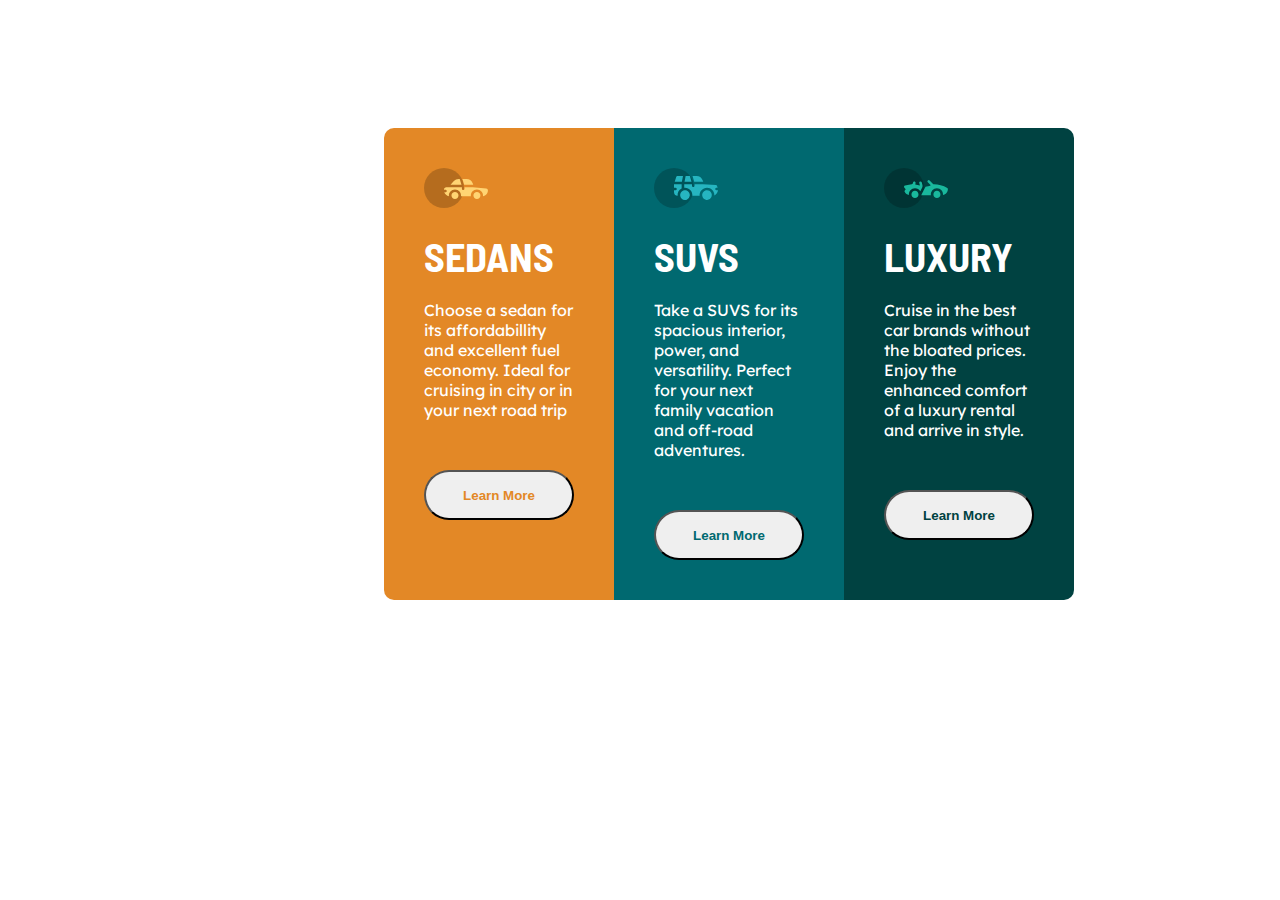
<file: 3-column-preview-card-component-main/index.html>
<!DOCTYPE html>
<html lang="en">
<head>
  <meta charset="UTF-8">
  <meta name="viewport" content="width=device-width, initial-scale=1.0"> <!-- displays site properly based on user's device -->
  <link rel="preconnect" href="https://fonts.googleapis.com">
<link rel="preconnect" href="https://fonts.gstatic.com" crossorigin>
<link href="https://fonts.googleapis.com/css2?family=Barlow+Semi+Condensed:wght@500;600&family=Karla:wght@400;700&family=Lexend+Deca:wght@400;700&display=swap" rel="stylesheet">
<link rel="preconnect" href="https://fonts.googleapis.com">
<link rel="preconnect" href="https://fonts.gstatic.com" crossorigin>
<link href="https://fonts.googleapis.com/css2?family=Barlow+Semi+Condensed:wght@500;600&family=Big+Shoulders+Display:wght@700&family=Karla:wght@400;700&family=Lexend+Deca:wght@400;700&display=swap" rel="stylesheet">  
  <link rel="icon" type="image/png" sizes="32x32" href="./images/favicon-32x32.png">
  <link rel="stylesheet" href="style.css">
  <title>3-column preview card component</title>
</head>
<body>
  <div id="main_box">
    <div id="box_orange">
      <div class="image"><img src="images/icon-sedans.svg" alt="sedan"></div>
        <h1>SEDANS</h1>
        <P>Choose a sedan for its affordabillity and excellent fuel economy.
          Ideal for cruising in city or in your next road trip
        </P>
        <button class="b1">Learn More</button>
    </div>
    <div id="box_blue">
      <div class="image"><img src="images/icon-suvs.svg" alt="suvs"></div>
        <h1>SUVS</h1>
        <P> Take a SUVS for its spacious interior, power, and versatility.
          Perfect for your next family vacation and off-road adventures.
        </P>
        <button class="b2">Learn More</button>
    </div>
    <div id="box_darkG">
      <div class="image"><img src="images/icon-luxury.svg" alt="Luxury"></div>
        <h1>LUXURY</h1>
        <P> Cruise in the best car brands without the bloated prices.
          Enjoy the enhanced comfort of a luxury rental and arrive in style.
        </P>
        <button class="b3">Learn More</button>
    </div>
  </div>
</body>
</html>
</file>
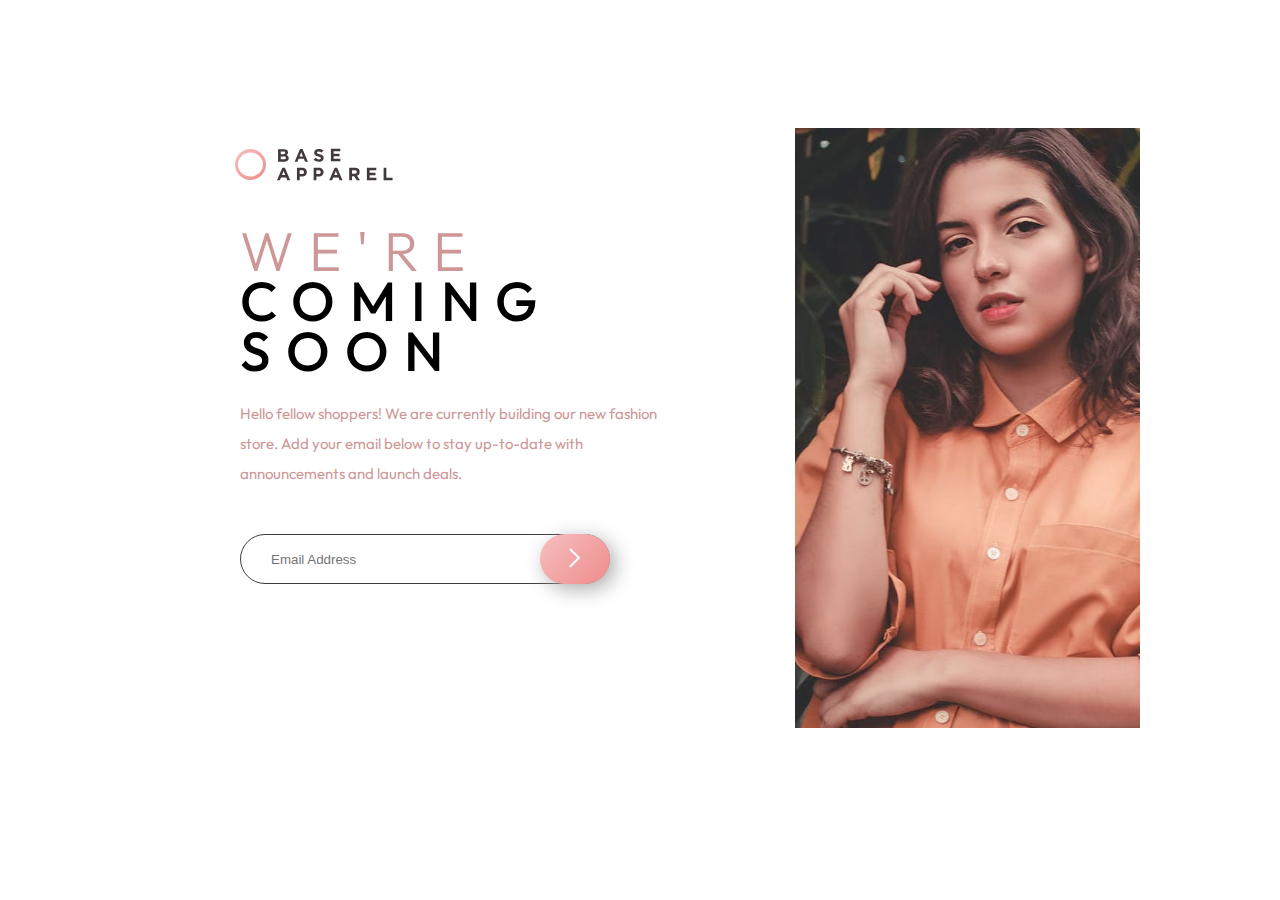
<file: base-apparel-coming-soon-master/index.html>
<!DOCTYPE html>
<html lang="en">
<head>
  <meta charset="UTF-8">
  <meta name="viewport" content="width=device-width, initial-scale=1.0"> <!-- displays site properly based on user's device -->
  <link rel="stylesheet" href="style.css">
  <link rel="icon" type="image/png" sizes="32x32" href="./images/favicon-32x32.png">
  <style> @import url('https://fonts.googleapis.com/css2?family=Barlow+Semi+Condensed:wght@500;600&family=Big+Shoulders+Display:wght@700&family=Fraunces:opsz,wght@9..144,700&family=Josefin+Sans:wght@300;400;600&family=Karla:wght@400;700&family=Lexend+Deca:wght@400;700&family=Montserrat:wght@500;700&family=Outfit:wght@300;400;600&display=swap'); </style>
  <title>Base Apparel coming soon page</title>

</head>
<body>
  
  <div id="main_box">
    <img class="logo" src="images/logo.svg" alt="logo">
    <div class="left_box">
      <h1> <span>WE'RE</span> <br> COMING <br> SOON</h1>
      <p>Hello fellow shoppers! We are currently building our new fashion store. Add your
        email below to stay up-to-date with announcements and launch deals.
      </p>
      <div class="email_input">
        <input type="text" placeholder="Email Address">
        <button><img src="images/icon-arrow.svg" alt="arrow"></button>
      </div>
    </div>
    <div class="right_box">

    </div>
  </div>
</body>
</html>

<!-- <h1 class="main_head">WE'RE</h1>
<h1 class="second_head">COMING <br> SOON</h1>
</file>
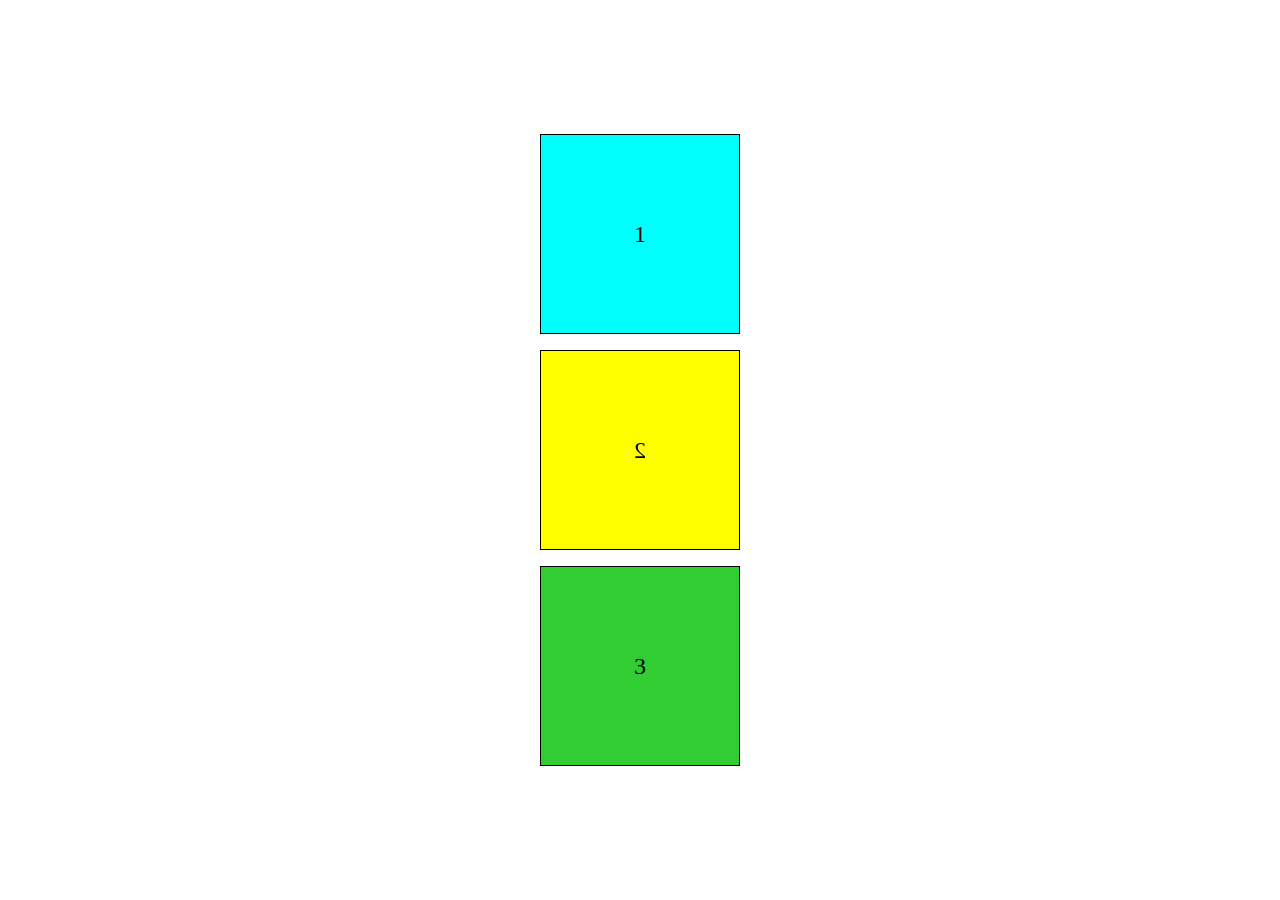
<file: CSS_learning/index.html>
<!DOCTYPE html>
<html lang="en">
<head>
    <meta charset="UTF-8">
    <link rel="stylesheet" href="style.css">
    <meta http-equiv="X-UA-Compatible" content="IE=edge">
    <meta name="viewport" content="width=device-width, initial-scale=1.0">
    <title>Document</title>
</head>
<body>
    <main>
        <div class="square">1</div>
        <div class="square">2</div>
        <div class="square animate">3</div>
    </main>
</body>
</html>
</file>
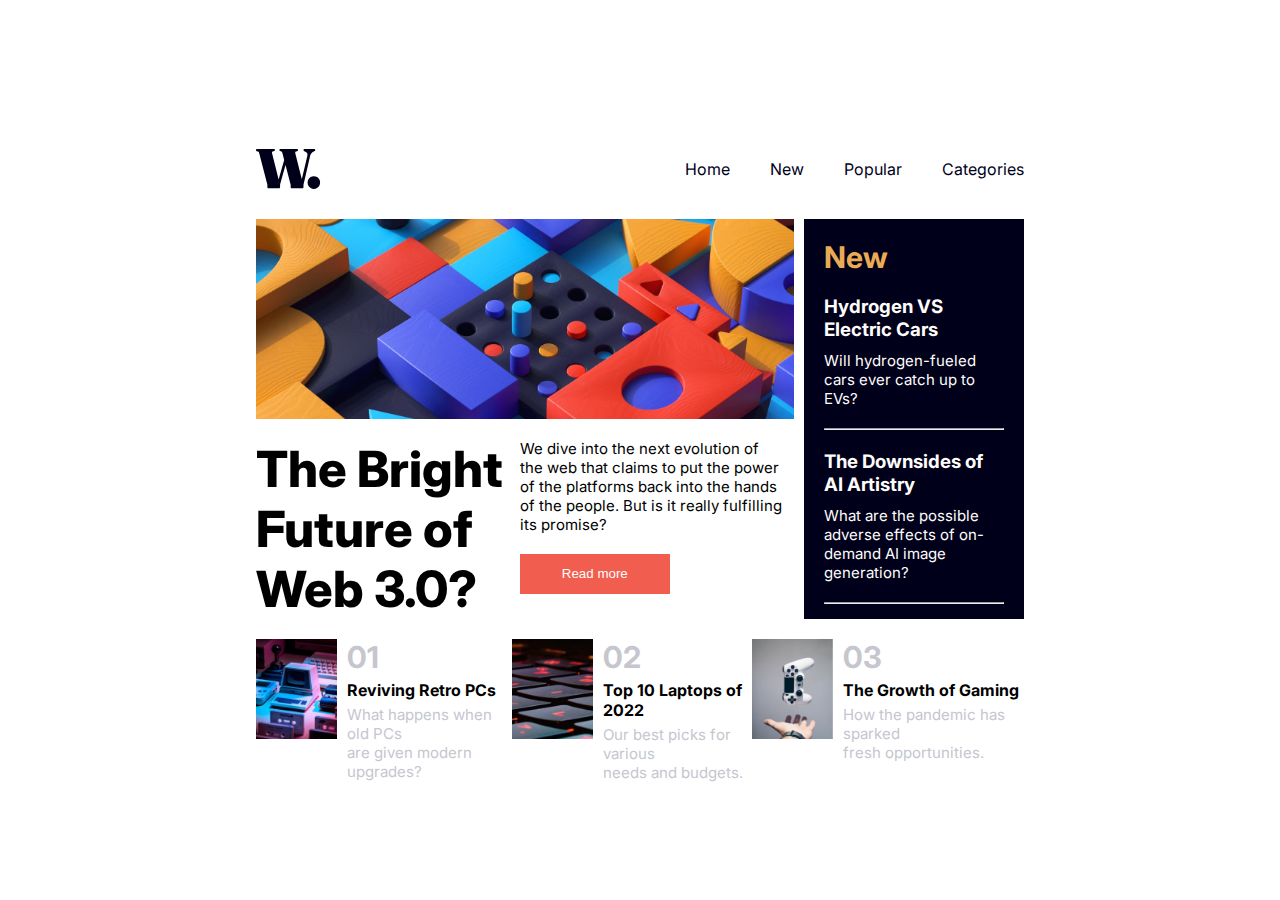
<file: news-homepage-main/index.html>
<!DOCTYPE html>
<html lang="en">
<head>
  <meta charset="UTF-8">
  <meta name="viewport" content="width=device-width, initial-scale=1.0"> <!-- displays site properly based on user's device -->
  <link rel="icon" type="image/png" sizes="32x32" href="./assets/images/favicon-32x32.png">
  <link rel="stylesheet" href="style.css">
  <title>Frontend Mentor | News homepage</title>
</head>
<body>
  <div class="main_content">

<!-- ******navigation Bar**** -->

    <div class="nav_bar">
      <img class="logo" src="assets/images/logo.svg" alt="logo">
      <nav class="nav">
        <ul class="nav_links">
          <li><a href="#">Home</a></li>
          <li><a href="#">New</a></li>
          <li><a href="#">Popular</a></li>
          <li><a href="#">Categories</a></li>
        </ul>
      </nav>
      <img onclick="controMobileMenu()" class="bars" src="assets/images/icon-menu.svg" alt="bar">
      <img onclick="controMobileMenu()" class="close" src="assets/images/icon-menu-close.svg" alt="bar">
    </div>

<!-- *******mid-section******* -->
    <div class="mid_section">
      <div class="left">
        <div class="image"></div>
        <div class="text">
          <h1>The Bright Future of Web 3.0?</h1>
          <div class="text_area">
            <p>
              We dive into the next evolution of the web that claims to put the power of the platforms back into the hands of the people. 
              But is it really fulfilling its promise?
            </p>
            <button>Read more</button>
          </div>
        </div>
      </div>
      <div class="right">
        <h2>New</h2>
        <div class="sec1">
          <h3>Hydrogen VS Electric Cars</h3>
          <p>Will hydrogen-fueled cars ever catch up to EVs?</p>
        </div>
        <hr>
        <div class="sec2">
          <h3>The Downsides of AI Artistry</h3>
          <p>What are the possible adverse effects of on-demand AI image generation?</p>
        </div>
        <hr>
        <div class="sec3">
          <h3>Hydrogen VS Electric Cars</h3>
          <p>Private funding by VC firms is down 50% YOY. We take a look at what that means.</p>
        </div>
      </div>
    </div>

<!-- *****bottom section **** -->
    <div class="bottom_section">
      <div class="pic1">
        <img src="assets/images/image-retro-pcs.jpg" alt="pcs">
        <div class="txt">
          <h2 class="h2">01</h2>
          <h4>Reviving Retro PCs</h4>
          <p>What happens when old PCs <br> are given modern upgrades?</p>
        </div>
      </div>
      <div class="pic2">
        <img src="assets/images/image-top-laptops.jpg" alt="pcs">
        <div class="txt">
          <h2 class="h2">02</h2>
          <h4>Top 10 Laptops of 2022</h4>
          <p>Our best picks for various <br> needs and budgets.</p>
        </div>
      </div>
      <div class="pic3">
        <img src="assets/images/image-gaming-growth.jpg" alt="pcs">
        <div class="txt">
          <h2 class="h2">03</h2>
          <h4>The Growth of Gaming</h4>
          <p>How the pandemic has sparked <br> fresh opportunities.</p>
        </div>
      </div>
    </div>
  </div>
</body>

<script src="script.js"></script>

</html>

  <!-- Home
  New
  Popular
  Trending
  Categories

  The Bright Future of Web 3.0?

  We dive into the next evolution of the web that claims to put the power of the platforms back into the hands of the people. 
  But is it really fulfilling its promise?

  Read more

  New 

  Hydrogen VS Electric Cars
  Will hydrogen-fueled cars ever catch up to EVs?

  The Downsides of AI Artistry
  What are the possible adverse effects of on-demand AI image generation?

  Is VC Funding Drying Up?
  Private funding by VC firms is down 50% YOY. We take a look at what that means.

  01
  Reviving Retro PCs
  What happens when old PCs are given modern upgrades?

  02
  Top 10 Laptops of 2022
  Our best picks for various needs and budgets.

  03
  The Growth of Gaming
  How the pandemic has sparked fresh opportunities.
   -->
</file>
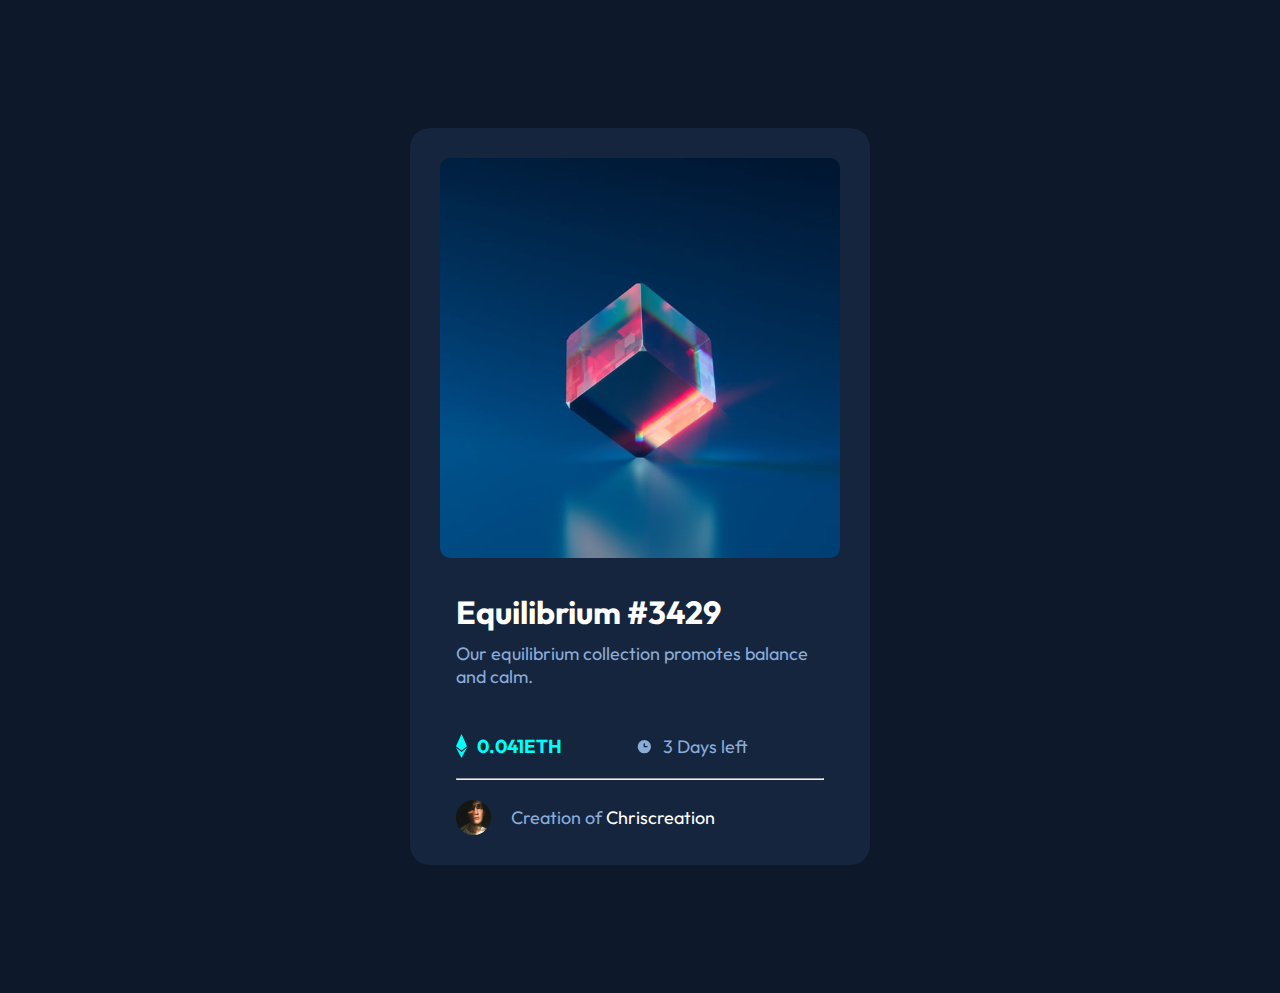
<file: nft-preview-card-component-main/index.html>
<!DOCTYPE html>
<html lang="en">
<head>
  <meta charset="UTF-8">
  <meta name="viewport" content="width=device-width, initial-scale=1.0"> <!-- displays site properly based on user's device -->

  <link rel="icon" type="image/png" sizes="32x32" href="./images/favicon-32x32.png">
  <link rel="stylesheet" href="style.css">
  <title>Frontend Mentor | NFT preview card component</title>
  <link rel="preconnect" href="https://fonts.googleapis.com">
<link rel="preconnect" href="https://fonts.gstatic.com" crossorigin>
<link href="https://fonts.googleapis.com/css2?family=Barlow+Semi+Condensed:wght@500;600&family=Big+Shoulders+Display:wght@700&family=Karla:wght@400;700&family=Lexend+Deca:wght@400;700&family=Outfit:wght@300;400;600&display=swap" rel="stylesheet"> 
  <!-- Feel free to remove these styles or customise in your own stylesheet 👍 -->
  <style>
    .attribution { font-size: 11px; text-align: center; }
    .attribution a { color: hsl(228, 45%, 44%); }
  </style>
</head>
<body>
  <div id="parent">
    <div id="main_content">
      <img class="equi" src="images/image-equilibrium.jpg" alt="equilibrium">
      <div class="text1">
        <h1>Equilibrium #3429</h1>
        <p>Our equilibrium collection promotes balance and calm.</p>
      </div>
      <div class="ethtime">
        <div class="crypto">
          <img class="eth_image" src="images/icon-ethereum.svg" alt="eth">
          <h3>0.041ETH</h3>
        </div>
        <div class="time">
          <img class="clock" src="images/icon-clock.svg" alt="clock">
          <p>3 Days left</p>
        </div>
      </div>
      <div class="line">
        <hr>
      </div>
      <div class="avatar">
        <img class="avaimage" src="images/image-avatar.png" alt="avatar">
        <p> <span>Creation of</span> Chriscreation</p>
      </div>
    </div>
  </div>
</body>
</html>
</file>
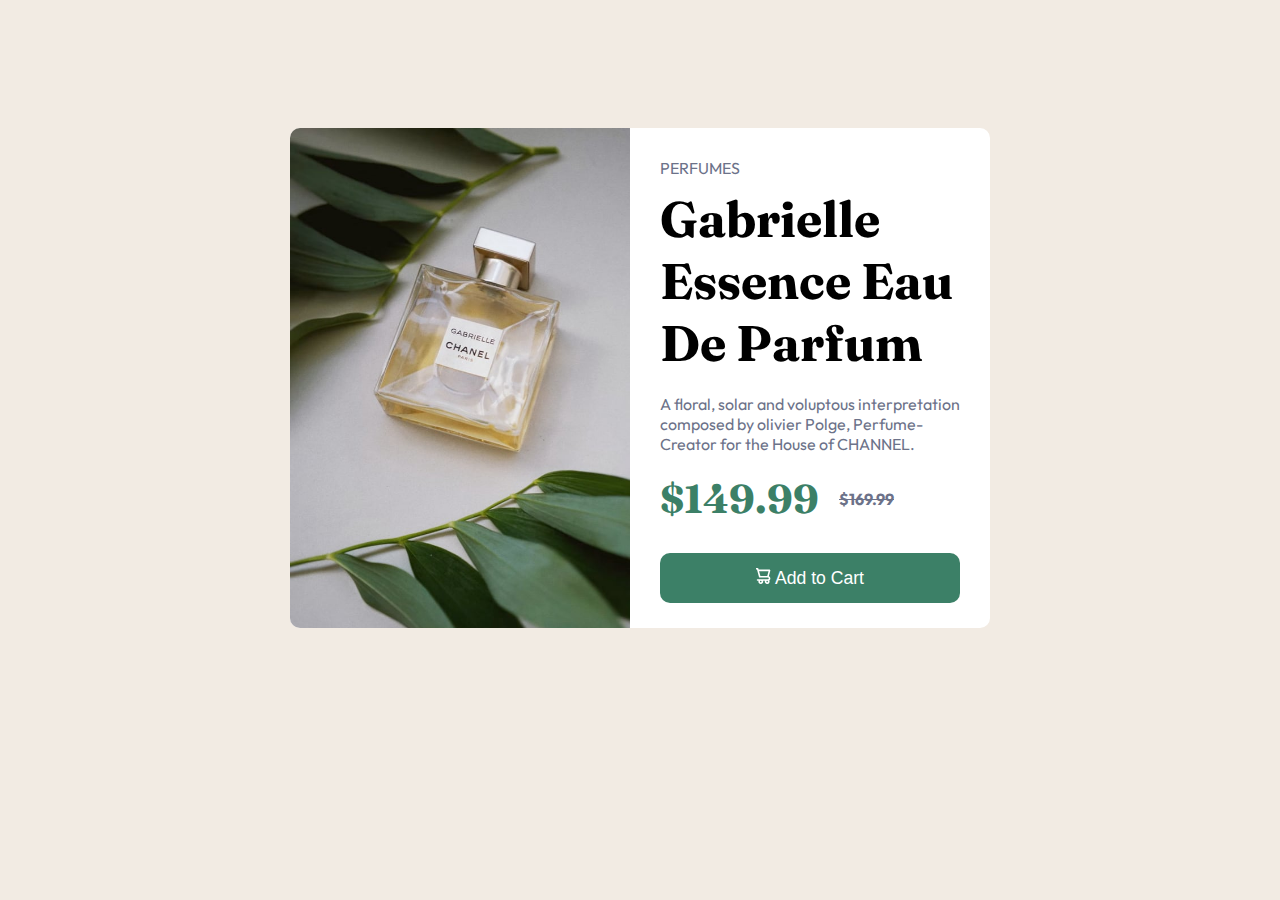
<file: product-preview-card-component-main/index.html>
<!DOCTYPE html>
<html lang="en">
<head>
  <meta charset="UTF-8">
  <meta name="viewport" content="width=device-width, initial-scale=1.0"> <!-- displays site properly based on user's device -->
  <link rel="preconnect" href="https://fonts.googleapis.com">
<link rel="preconnect" href="https://fonts.gstatic.com" crossorigin>
<link rel="preconnect" href="https://fonts.googleapis.com">
<link rel="preconnect" href="https://fonts.gstatic.com" crossorigin>
<link href="https://fonts.googleapis.com/css2?family=Barlow+Semi+Condensed:wght@500;600&family=Big+Shoulders+Display:wght@700&family=Fraunces:opsz,wght@9..144,700&family=Karla:wght@400;700&family=Lexend+Deca:wght@400;700&family=Montserrat:wght@500;700&family=Outfit:wght@300;400;600&display=swap" rel="stylesheet"> 
<link href="https://fonts.googleapis.com/css2?family=Barlow+Semi+Condensed:wght@500;600&family=Big+Shoulders+Display:wght@700&family=Karla:wght@400;700&family=Lexend+Deca:wght@400;700&family=Montserrat:wght@500;700&family=Outfit:wght@300;400;600&display=swap" rel="stylesheet"> 
  <link rel="icon" type="image/png" sizes="32x32" href="./images/favicon-32x32.png">
  <link rel="stylesheet" href="style.css">
  <title>Frontend Mentor | Product preview card component</title>
</head>
<body>
  <div id="main_box">
    <div id="box_1">
      <div id="pictures"></div>
      <div id="text_box">
        <p class="head_p">PERFUMES</p>
        <h1>Gabrielle Essence Eau De Parfum</h1>
        <p class="body_p">A floral, solar and voluptous interpretation composed by olivier Polge,
          Perfume-Creator for the House of CHANNEL. 
        </p>
        <div class="price">
          <h2>$149.99</h2>
          <h4>$169.99</h4>
        </div>
        <button>
          <img class="cart" src="images/icon-cart.svg" alt="Cart">
          Add to Cart
        </button> 
      </div>  
    </div>
  </div>
</body>
</html>
</file>
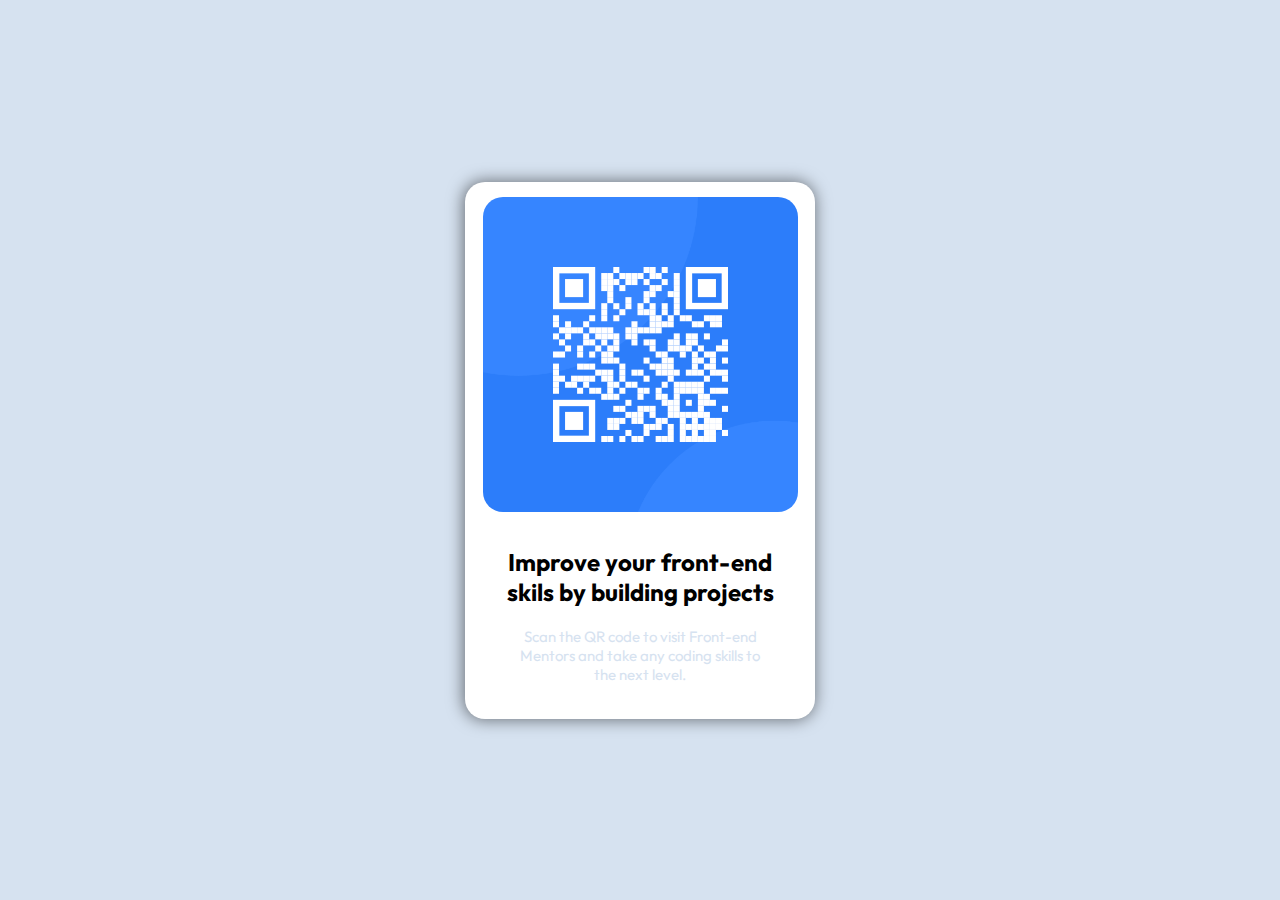
<file: qr-code-component-main/index.html>
<!DOCTYPE html>
<html lang="en">
<head>
  <meta charset="UTF-8">
  <meta name="viewport" content="width=device-width, initial-scale=1.0"> <!-- displays site properly based on user's device -->

  <link rel="icon" type="image/png" sizes="32x32" href="./images/favicon-32x32.png">
  <link rel="stylesheet" href="style.css">
  <title>Frontend Mentor | QR code component</title>

  <!-- Feel free to remove these styles or customise in your own stylesheet 👍 -->
  <style>
    .attribution { font-size: 11px; text-align: center; }
    .attribution a { color: hsl(228, 45%, 44%); }
  </style>
</head>
<body>
  <section class="main-content">
    <div class="box">
      <img class="image" src="images/image-qr-code.png" alt="qrcode">
      <h2>Improve your front-end skils by building projects</h2>
      <p>Scan the QR code to visit Front-end Mentors and take any coding skills to the
        next level.
      </p>
    </div>
  </section>
</body>
</html>
</file>
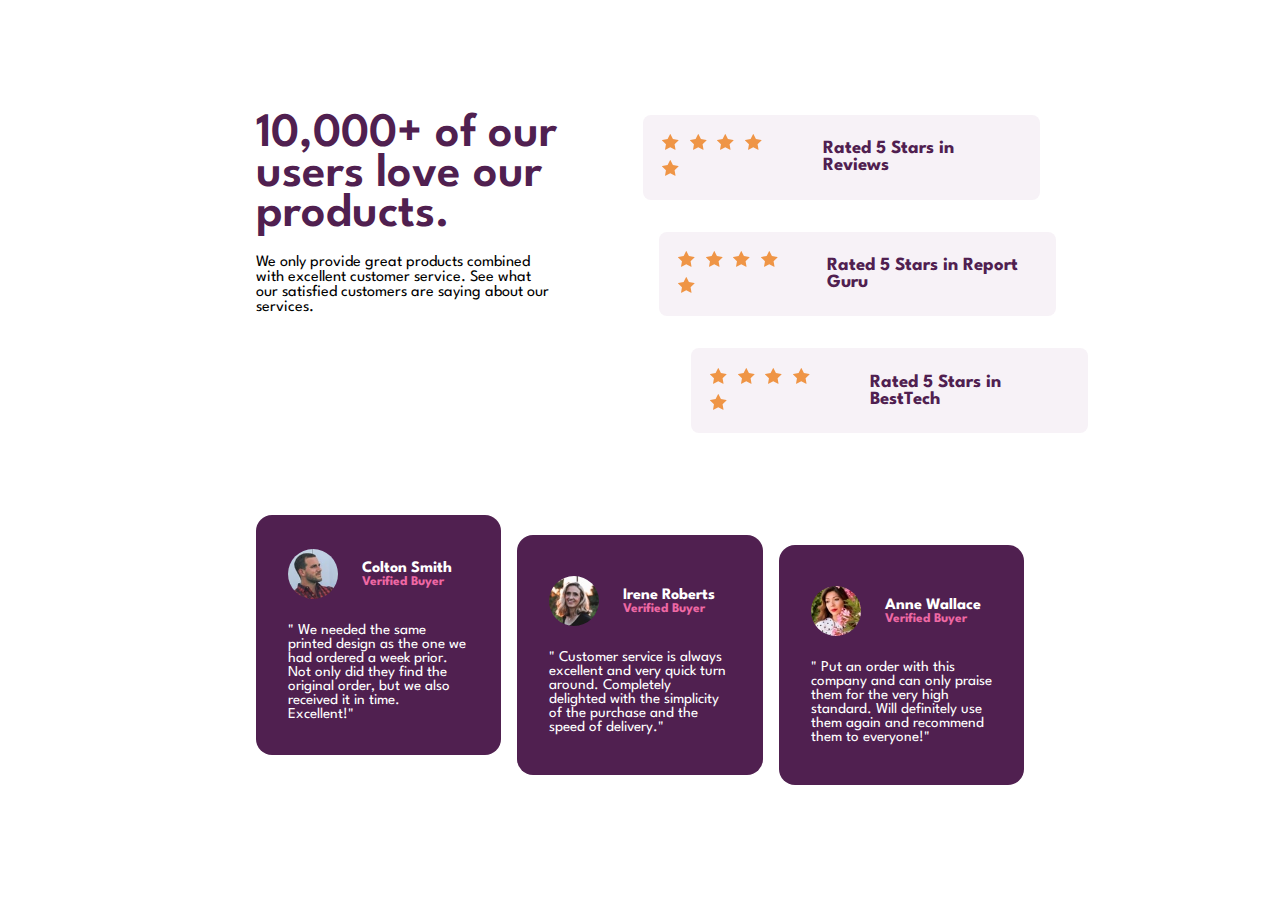
<file: social-proof-section-master/index.html>
<!DOCTYPE html>
<html lang="en">
  <head>
    <meta charset="UTF-8" />
    <meta name="viewport" content="width=device-width, initial-scale=1.0" />
    <!-- displays site properly based on user's device -->
    <link rel="icon" type="image/png" sizes="32x32" href="./images/favicon-32x32.png"/>
    <link rel="stylesheet" href="style.css">
    <title>Frontend Mentor | Social proof section</title>
  </head>
  <body>
    <main>
      <section class="top">

        <div class="left_box">
          <h1>10,000+ of our <br> users love our <br> products.</h1>
          <p>We only provide great products combined with excellent customer service.
            See what our satisfied customers are saying about our services.
          </p>
        </div>
        <div class="right_box">
          <div class="rb_box rb_stars1">
            <div class="stars">
              <img src="images/icon-star.svg" alt="Stars">
              <img src="images/icon-star.svg" alt="Stars">
              <img src="images/icon-star.svg" alt="Stars">
              <img src="images/icon-star.svg" alt="Stars">
              <img src="images/icon-star.svg" alt="Stars">
            </div>
            <h3>Rated 5 Stars in Reviews</h3>
          </div>
    
          <div class="rb_box rb_stars2">
            <div class="stars">
              <img src="images/icon-star.svg" alt="Stars">
              <img src="images/icon-star.svg" alt="Stars">
              <img src="images/icon-star.svg" alt="Stars">
              <img src="images/icon-star.svg" alt="Stars">
              <img src="images/icon-star.svg" alt="Stars">
            </div>
            <h3>Rated 5 Stars in Report Guru</h3>
          </div>
          <div class="rb_box rb_stars3">
            <div class="stars">
              <img src="images/icon-star.svg" alt="Stars">
              <img src="images/icon-star.svg" alt="Stars">
              <img src="images/icon-star.svg" alt="Stars">
              <img src="images/icon-star.svg" alt="Stars">
              <img src="images/icon-star.svg" alt="Stars">
            </div>
            <h3>Rated 5 Stars in BestTech</h3>
          </div>
        </div>
        
      </section>


      <section class="bottom">
        <div class="b_box1">
          <div class="profile">
            <img src="images/image-colton.jpg" alt="Colton">
            <div class="text">
              <h4>Colton Smith</h4>
              <h5>Verified Buyer</h5>
            </div>
          </div>
          <p>
            " We needed the same printed design as the one we had ordered a week prior.
             Not only did they find the original order, but we also received it in time.
             Excellent!"
          </p>
        </div>
        <div class="b_box2">
          <div class="profile">
            <img src="images/image-irene.jpg" alt="Irene">
            <div class="text">
              <h4>Irene Roberts</h4>
              <h5>Verified Buyer</h5>
            </div>
          </div>
          <p>
            " Customer service is always excellent and very quick turn around. Completely
            delighted with the simplicity of the purchase and the speed of delivery."
          </p>
        </div>
        <div class="b_box3">
          <div class="profile">
            <img src="images/image-anne.jpg" alt="Anne">
            <div class="text">              
              <h4>Anne Wallace</h4>
              <h5>Verified Buyer</h5>
            </div>
          </div>
          <p>
            " Put an order with this company and can only praise them for the very high
            standard. Will definitely use them again and recommend them to everyone!"
          </p>
        </div>

      </section>


    </main>
  </body>
</html>

<!-- 10,000+ of our users love our products.

We only provide great products combined with excellent customer service.
See what our satisfied customers are saying about our services.

Rated 5 Stars in Reviews
Rated 5 Stars in Report Guru
Rated 5 Stars in BestTech

Colton Smith 
Verified Buyer
"We needed the same printed design as the one we had ordered a week prior.
Not only did they find the original order, but we also received it in time.
Excellent!"

Irene Roberts 
Verified Buyer
"Customer service is always excellent and very quick turn around. Completely
delighted with the simplicity of the purchase and the speed of delivery."

Anne Wallace 
Verified Buyer
"Put an order with this company and can only praise them for the very high
standard. Will definitely use them again and recommend them to everyone!" -->
</file>
<file: 3-column-preview-card-component-main/style.css>
* {
    box-sizing: border-box;
    margin: 0;
    padding: 0;
}

body {
    margin: 0;
    width: auto;
    width: 100%;
    font-family: 'Barlow Semi Condensed', sans-serif;

    font-family: 'Karla', sans-serif;

    font-family: 'Lexend Deca', sans-serif;
    color: #ffff;

}

#main_box {
    display: flex;
    height: auto;
    border-radius: 10px;
    margin-left: 30%;
    margin-right: 30%;
    margin-top: 10%;
}
#box_orange {
    background-color: hsl(31, 77%, 52%);
    padding: 40px;
    border-radius: 10px 0 0 10px;
}
#box_blue {
    background-color: hsl(184, 100%, 22%);
    padding: 40px;
}
#box_darkG {
    background-color: hsl(179, 100%, 13%);
    padding: 40px;
    border-radius: 0 10px 10px 0;
}

h1 {
    margin-top: 20px;
    font-family: 'Barlow Semi Condensed', sans-serif;
    font-size: 40px;
}

p {
    margin-top: 20px;
}

button {
    margin-top: 50px;
    border-radius: 30px;
    height: 50px;
    width: 150px;
    font-weight: bolder;
}

.b1 {
    color: #e38826;
}
.b2 {
    color: #006970;
}
.b3 {
    color: #004241;
}

@media (max-width: 576px) {
    #main_box {
        display: flex;
        flex-direction: column;
        padding: 20px;
        margin: 50px 0px 50px 0px;
    }

    #box_orange {
        background-color: #e38826;
        padding: 40px;
        border-radius: 10px 10px 0 0;
    }
    #box_blue {
        background-color: #006970;
        padding: 40px;
    }
    #box_darkG {
        background-color: #004241;
        padding: 40px;
        border-radius: 0 0 10px 10px;
        
    }
}
</file>
<file: base-apparel-coming-soon-master/style.css>
* {
    margin: 0;
    padding: 0;
    box-sizing: border-box;
}

body {
    display: flex;
    justify-content: center;
    align-items: center;
    position: relative;
    font-family: 'Barlow Semi Condensed', sans-serif;

    font-family: 'Big Shoulders Display', cursive;

    font-family: 'Fraunces', serif;

    font-family: 'Josefin Sans', sans-serif;

    font-family: 'Karla', sans-serif;

    font-family: 'Lexend Deca', sans-serif;

    font-family: 'Montserrat', sans-serif;

    font-family: 'Outfit', sans-serif;
}

#main_box {
    display: flex;
    justify-content: center;
    align-items: center;
    height: 600px;
    width: 1000px;
    margin-top: 10%;
    position: relative;
}

.logo {
    position: absolute;
    top: 20px;
    left: 95px;

}
.left_box {
    padding: 10%;
}

.right_box {
    width: 75%;
    height: 600px;
    background-image: url(images/hero-desktop.jpg);
    background-size: cover;
}

h1 {
    text-align: left;
    font-size: 55px;
    line-height: 50px;
    letter-spacing: 15px;
    font-weight: 500;
}
span {
    font-weight: 300;
    color: hsl(0, 36%, 70%);
}

p {
    color: #ce9797;
    line-height: 30px;
    margin: 5%;
    margin-left: 0;
    font-size: 15px;
    text-align: left;
}

.email_input {
    position: relative;
    margin: 10%;
    margin-left: 0;
}
input {
    height: 50px;
    width: 370px;
    border-radius: 50px;
    border: 1px solid hsl(0, 6%, 24%);
    padding-left: 30px;
    color: hsl(0, 6%, 24%);
}

button {
    position: absolute;
    width: 70px;
    border: none;
    border-radius: 30px;
    top: 0;
    right: 0;
    bottom: 0;
    left: 300px;
    background-image: linear-gradient(135deg, hsl(0, 80%, 86%), hsl(0, 74%, 74%));
    cursor: pointer;
    filter: drop-shadow(5px 5px 10px #acacac);
}
@media (max-width: 575px) {
    #main_box {
        display: flex;
        flex-direction: column-reverse;
        height: auto;
        width: auto;
    }
    .logo {
        position: absolute;
        top: -20px;
        left: 30px;
    }
    .left_box {
        margin: 30px;
    }

    h1 {
        text-align: center;
        font-size: 55px;
        line-height: 50px;
        letter-spacing: 15px;
        font-weight: 500;
    }
    span {
        font-weight: 300;
        color: hsl(0, 36%, 70%);
    }

    p {
        color: hsl(0, 36%, 70%);
        line-height: 30px;
        margin: 8%;
        font-size: 15px;
        text-align: center;
    }
    .right_box {
        height: 300px;
        width: 100%;
        background-image: url(images/hero-mobile.jpg);
        background-size: cover;
        margin-bottom: 5%;
        margin-top: 10%;
    }
    .email_input {
        position: relative;
        margin: 10%;
    }
    input {
        height: 50px;
        width: 300px;
        border-radius: 50px;
        border: 1px solid hsl(0, 6%, 24%);
        padding-left: 30px;
        color: hsl(0, 6%, 24%);
    }
    
    button {
        position: absolute;
        width: 70px;
        border: none;
        border-radius: 30px;
        top: 0;
        right: 0;
        bottom: 0;
        left: 250px;
        background-image: linear-gradient(135deg, hsl(0, 80%, 86%), hsl(0, 74%, 74%));
        cursor: pointer;
    }

}
</file>
<file: CSS_learning/style.css>
@import url('https://fonts.googleapis.com/css2?family=Barlow+Semi+Condensed:wght@500;600&family=Big+Shoulders+Display:wght@700&family=Fraunces:opsz,wght@9..144,700&family=Josefin+Sans:wght@300;400;600&family=Karla:wght@400;700&family=Lexend+Deca:wght@400;700&family=Montserrat:wght@500;700&family=Outfit:wght@300;400;600&display=swap');

* {
    margin: 0;
    padding: 0;
    box-sizing: border-box;
}

body {
    font-size: 1.5rem;
    font-family: "Roboto"; 
    min-height: 100vh;
    display: flex;
    flex-flow: column nowrap;
}

main {
    flex-grow: 1;
    display: flex;
    flex-flow: column nowrap;
    justify-content: center;
    align-items: center;
    gap: 1rem;
}

div {
    width: 200px;
    height: 200px;
    border: 1px solid #000;
    display: grid; 
    place-content: center;

}

div:first-child {
    background-color: aqua;
    /* transform: translateX(-50%); */
}
div:nth-child(2) {
    background-color: yellow;
    transform: rotateY(180deg);
}
    div:last-child {
        background-color: limegreen;
       /*  transform: rotateZ(45deg); */
}

div:hover {
    background-color: midnightblue;
    transition-property: background-color transform;
/*     transition-duration: 2s, 3s;
    transition-delay: 0.5s; */
    transition: all 2s 0.5s;
}

div:last-child:hover {
    transform: rotate(180deg);
}

.animate {
    animation-name: slide;
    animation-duration: 5s;
    animation-timing-function: ease-in-out;
    animation-delay: 1s;
    animation-iteration-count: 5;
}

@keyframes slide {
    0% {
        transform: translateX(0);
    }

    33% {
        transform: translateX(600px) rotate(180deg);
    }

    66% {
        transform: translateX(-600px) rotate(-180deg);
    }

    100% {
        transform: translateX(0);
        background-color: blueviolet;
    }
}
@media screen and (min-width: 475px) {
    
}
/* okay remeber how to make things disappear */
</file>
<file: news-homepage-main/style.css>
@import url('https://fonts.googleapis.com/css2?family=Barlow+Semi+Condensed:wght@500;600&family=Big+Shoulders+Display:wght@700&family=Fraunces:opsz,wght@9..144,700&family=Inter:wght@400;700;800&family=Josefin+Sans:wght@300;400;600&family=Karla:wght@400;700&family=Lexend+Deca:wght@400;700&family=Montserrat:wght@500;700&family=Outfit:wght@300;400;700&display=swap');

*{
    margin: 0;
    padding: 0;
    box-sizing: border-box;
}

:root {
    --Soft-orange: hsl(35, 77%, 62%);
    --Soft-red: hsl(5, 85%, 63%);
    --Off-white: hsl(36, 100%, 99%);
    --Grayish-blue: hsl(233, 8%, 79%);
    --Dark-grayish-blue: hsl(236, 13%, 42%);
    --Very-dark-blue: hsl(240, 100%, 5%);
}

body {
    width: 100%;
    height: 100vh;
    font-family: 'inter';
    display: grid;
    place-items: center;
}

.main_content {
    width: 60%;
}

/* navigation settings and styles */

.nav_bar {
    display: flex;
    justify-content: space-between;
    align-items: center;
    margin: 30px 0 30px 0;
}

.nav_links {
    display: flex;
    list-style: none;
    gap: 40px;
}

.nav_links li a {
    text-decoration: none;
    /* margin-left: 40px; */ 
    color: var(--Very-dark-blue);
    transition: 0.3s;
    cursor: pointer;
}

.nav_links a:hover {
    color: var(--Soft-red);
}
.bars, .close {
    display: none;
}

/* ******mid_section***** */

.mid_section {
    display: flex;
    justify-content: space-between;
    height: 400px;
    width: 100%;
    overflow: hidden;
    margin-bottom: 20px;
}

.left {
    width: 70%;
}
.image {
    background-image: url(assets/images/image-web-3-desktop.jpg);
    background-size: cover;
    width: 100%;
    height: 200px;
    background-size: cover;
}

.text {
    display: flex;
    justify-content: space-between;
    margin: 20px 0 20px 0;
}

h1 {
    width: 300px;
    font-weight: 800;
    font-size: 50px;
}
.text_area {
    width: 300px;
    margin-right: 10px;
}

.text_area p {
    margin-bottom: 20px;
}

button {
    border: none;
    color: var(--Off-white);
    background-color: var(--Soft-red);
    height: 40px;
    width: 150px;
}

.right {
    background-color: var(--Very-dark-blue);
    color: var(--Off-white);
    height: 400px;
    overflow: hidden;
    width: 30%;
    margin-left: 10px;
}

h2 {
    margin: 20px 0 20px 20px;
    color: var(--Soft-orange);
    font-size: 30px;
}

h3 {
    margin-bottom: 10px;
}
.sec1, .sec2, .sec3 {
    margin: 20px;
}

hr {
    margin: 0 20px 0 20px;
}

p {
    font-size: 15px;
}

/* *****bottom sections***** */

.bottom_section {
    display: flex;
    justify-content: space-between;
    margin-top: 20px;
}

.pic1, .pic2, .pic3 {
    display: flex;
}

.pic1 img {
    width: 100px;
    height: 100px;
}

.pic2 img {
    width: 100px;
    height: 100px;
}

.pic3 img {
    width: 100px;
    height: 100px;
}

.h2 {
    margin: 0;
    color: var(--Grayish-blue);
}
.txt {
    margin-left: 10px;
}

.pic1 p {
    color: var(--Grayish-blue);
}
.pic2 p {
    color: var(--Grayish-blue);
}
.pic3 p {
    color: var(--Grayish-blue);
}
h4 {
    margin: 5px 0 5px 0;
}

@media (max-width: 600px) {
    .main_content {
        width: 95%;
        margin: 10px;
    }
/* navigation settings and styles */
    .nav_links {
        position: absolute;
        top: 0;
        right: 0;
        width: 70%;
        height: 100vh;
        list-style: none;
        flex-direction: column;
        justify-content: center;
        background-color: var(--Off-white);

    }

    .nav_links li a {
        text-decoration: none;
        color: var(--Very-dark-blue); 
    }

    li {
        padding-top: 50px;
    }
    .bars, .close {
        display: block;
        position: absolute;
        right: 30px;
        top: 30px;
        cursor: pointer;
    }
    .nav_links, .close{
        display:none;
    }
    /* ******mid_section***** */
    .mid_section {
        flex-direction: column;
        max-width: 100%;
        height: fit-content;
    }

    .image {
        background-image: url(assets/images/image-web-3-mobile.jpg);
        width: 100%;
        height: 400px;
        background-size: cover;
    }
    .text {
        flex-direction: column;
    }
    .text_area {
        margin-top: 10px;
    }
    .right {
        width: 100%;
        margin-left: 0;
    }

    .left {
        width: 100%;
    }
 /*bottom_section*/
    .bottom_section {
        flex-direction: column;
        gap: 30px;
        margin: 30px 0 30px 0;
    } 
    
    .active {
        display: block;
    }
}
</file>
<file: nft-preview-card-component-main/style.css>
*{
    margin: 0;
    padding: 0;
    box-sizing: border-box;
}

body {
    background-color: #0d192b;
    font-family: 'Barlow Semi Condensed', sans-serif;

    font-family: 'Big Shoulders Display', cursive;

    font-family: 'Karla', sans-serif;

    font-family: 'Lexend Deca', sans-serif;

    font-family: 'Outfit', sans-serif;
}

#parent {
    display: flex;
    justify-content: center;
    align-items: center;

}
#main_content {
    background-color: #14253d;
    /*position: absolute;*/
    border-radius: 20px;
}

.text1 {
    margin: 10%;
    margin-top: 0;
    color: #ffffff;
}

h1 {
    margin-bottom: 10px;
}

.ethtime {
    display: flex;
    margin: 10%;
    margin-bottom: 20px;
    color: #ffffff;
}
.crypto {
    display: flex;
}

h3 {
    color: #00fff7;
}
.eth_image, .clock {
    margin-right: 10px;   
}
.time {
    display: flex;
    margin-left: 20%;
    align-items: center;
}

.equi {
    border-radius: 10px;
    height: auto;
    width: 400px;
    margin: 30px;
}

.line {
    margin-left: 10%;
    margin-right: 10%;
    color: #ffffff;
}

.avatar {
    display: flex;
    justify-content: flex-start;
    align-items: center;
    margin: 30px;
    margin-top: 20px;
    margin-left: 10%;
    color: #ffffff;
}
.avaimage {
    height: 35px;
    width: 35px;
    margin-right: 20px;
}

p {
    color: #8bacda;
    font-size: 18px;
}
span {
    color: #8bacda;
}
 .avatar p {
    color: #ffffff;
 }
@media (min-width: 375px) {
    #main_content {
        margin: 10%;
    }
}
</file>
<file: product-preview-card-component-main/style.css>
* {
    margin: 0;
    padding: 0;
    box-sizing: border-box;
}

body {
    background-color: hsl(30, 38%, 92%);
    font-family: 'Barlow Semi Condensed', sans-serif;

    font-family: 'Big Shoulders Display', cursive;

    font-family: 'Karla', sans-serif;

    font-family: 'Lexend Deca', sans-serif;

    font-family: 'Montserrat', sans-serif;

    font-family: 'Outfit', sans-serif;

    font-family: 'Barlow Semi Condensed', sans-serif;

    font-family: 'Big Shoulders Display', cursive;

    font-family: 'Fraunces', serif;

    font-family: 'Karla', sans-serif;

    font-family: 'Lexend Deca', sans-serif;

    font-family: 'Montserrat', sans-serif;

    font-family: 'Outfit', sans-serif;
}

#main_box {
    display: flex;
    justify-content: center;
    align-items: center;
}

#box_1 {
    width: 700px;
    height: 500px;
    display: flex;
    flex-direction: row;
    background-color: #ffff;
    margin: 10%;
    border-radius: 10px;
    overflow: hidden;
}

#pictures {
    height: 500px;
    width: 100%;
    max-width: 100%;
    background-image: url(images/image-product-desktop.jpg);
    background-size: cover;
}


#text_box {
    height: 100%;
    width: 50%;
    flex-direction: column;
    margin: 30px;
}

#text_box .head_p {
    margin-bottom: 10px;
    color: hsl(228, 12%, 48%);
}

.body_p {
    margin-top: 20px;
    color: hsl(228, 12%, 48%);
}

.price {
    display: flex;
    align-items: center;
}

h1 {
    font-size: 50px;
    font-family: fraunces;
}
h2 {
    color: #3c8067;
    margin-top: 20px;
    font-size: 40px;
    font-family: fraunces;
    
}
h4 {
    color: hsl(228, 12%, 48%);
    margin-top: 20px;
    margin-left: 20px;
    text-decoration: line-through;
}

button {
    height: 50px;
    width: 300px;
    border-radius: 10px;
    margin-top: 10%;
    outline: none;
    border: none;
    font-size: 1.1em;
    cursor: pointer;
    color: #ffff;
    background-color: #3c8067;
    transition: ease-out 0.6s;
}

button:hover{
    box-shadow: inser 200px 0 0 0 #f9e506;
    color: black;
}

@media (max-width: 576px) {
    #main_box {
        display: flex;
        justify-content: center;
        align-items: center;
    }
    #box_1 {
        width: 400px;
        height: auto;
        background-color: #ffff;
        flex-direction: column;
        margin: 10%;
        border-radius: 10px;
        overflow: hidden;
    }
    #pictures {
        height: 300px;
        width: 100%;
        max-width: 100%;
        background-image: url(images/image-product-mobile.jpg);
        background-size: cover;
    }

    #text_box {
        margin: 30px;
    }

    #text_box .head_p {
        margin-bottom: 10px;
        color: hsl(228, 12%, 48%);
    }

    .body_p {
        margin-top: 20px;
        color: hsl(228, 12%, 48%);
    }

    .price {
        display: flex;
        align-items: center;
    }
    h1{
        font-family: fraunces;
        line-height: 50px;
    }
    h2 {
        color: #3c8067;
        margin-top: 20px;
        font-size: 40px;
        font-family: fraunces;
        
    }
    h4 {
        color: hsl(228, 12%, 48%);
        margin-top: 20px;
        margin-left: 20px;
        text-decoration: line-through;
    }

    button {
        height: 50px;
        width: 300px;
        border-radius: 10px;
        align-items: center;
        margin-bottom: 10px;
        margin-left: 11%;
        outline: none;
        border: none;
        font-size: 1.1em;
        cursor: pointer;
        color: #ffff;
        background-color: #3c8067;
    }
    .cart {
        margin-right: 5px;
    }
}
</file>
<file: qr-code-component-main/style.css>
@import url('https://fonts.googleapis.com/css2?family=Barlow+Semi+Condensed:wght@500;600&family=Big+Shoulders+Display:wght@700&family=Fraunces:opsz,wght@9..144,700&family=Josefin+Sans:wght@300;400;600&family=Karla:wght@400;700&family=Lexend+Deca:wght@400;700&family=Montserrat:wght@500;700&family=Outfit:wght@300;400;700&display=swap');
* {
    margin: 0;
    padding: 0;
    box-sizing: border-box;
}

body {
    display: grid;
    place-items: center;
    background-color: hsl(212, 45%, 89%);
    font-family: "Outfit";
}
.main-content {
    width: 100%;
    min-height: 100vh;
    display: flex;
    justify-content: center;
    align-items: center;
}

.box {
    display: flex;
    align-items: center;
    flex-direction: column;
    height: auto;
    width: 350px;
    background-color: white;
    border-radius: 20px;
    box-shadow: -1px 0px 16px 1px rgba(0, 0, 0, 0.5);
}
.image {
    width: 90%;
    margin: 15px;
    border-radius: 20px;
}


h2 {
    text-align: center;
    margin: 20px;
    
}

p {
    text-align: center;
    font-size: 15px;
    margin: 0 15% 10%;
    color:hsl(212, 45%, 89%);;
}
</file>
<file: social-proof-section-master/style.css>
@import url('https://fonts.googleapis.com/css2?family=Barlow+Semi+Condensed:wght@500;600&family=Big+Shoulders+Display:wght@700&family=Fraunces:opsz,wght@9..144,700&family=Inter:wght@400;700;800&family=Josefin+Sans:wght@300;400;600&family=Karla:wght@400;700&family=League+Spartan:wght@400;500;700&family=Lexend+Deca:wght@400;700&family=Montserrat:wght@500;700&family=Outfit:wght@300;400;700&display=swap');

:root {
    --Very-Dark-Magenta: hsl(300, 43%, 22%);
    --Soft-Pink: hsl(333, 80%, 67%);
    --Dark-Grayish-Magenta: hsl(303, 10%, 53%);
    --Light-Grayish-Magenta: hsl(300, 24%, 96%);
    --White: hsl(0, 0%, 100%);
    --font-size: 15px;
}

* {
    margin: 0;
    padding: 0;
    box-sizing: border-box;
}


body {
    font-family: 'League Spartan', sans-serif;
    width: 100%;
    height: 100vh;
    display: grid;
    place-items: center;
    background-color: var(--White);
}
main {
    /* margin: auto; */
    width: 60%;
}

/* ******
main body styles****
*** */

.top {
    display: flex;
}

/* left_box*** */

.left_box {
    max-width: 40%;
}

.left_box p {
    margin: 20px 10px 20px 0;
}

h1 {
    font-size: 3rem;
    line-height: 2.5rem;
    font-weight: 600;
    color: var(--Very-Dark-Magenta);

}

/* *******right section****** */

.right_box {
    margin-left: 4rem;
    justify-content: space-between;
}

.stars > img {
    padding: 0.2rem;
}

h3 {
    color: var(--Very-Dark-Magenta);
}
.rb_stars1,
.rb_stars2,
.rb_stars3 {
    display: flex;
    gap: 2rem;
    margin-left: 1rem;
    align-items: center;
    justify-content: center;
    width: 100%;
}

.rb_stars1 {
}

.rb_stars2 {
    margin-left: 2rem;
}

.rb_stars3 {
    margin-left: 4rem;
}
.rb_box {
    background-color: var(--Light-Grayish-Magenta);
    height: auto;
    padding: 1rem;
    margin-bottom: 2rem;
    border-radius: 0.5rem;
}
/* ****bottom section*** */

.bottom {
    display: flex;
    gap: 1rem;
    margin-top: 50px;
}

.b_box1,
.b_box2,
.b_box3 {
    display: flex;
    flex-direction: column;
    justify-content: center;
    width: 100%;
    height: 15rem;
    background-color: var(--Very-Dark-Magenta);
    color: var(--White);
    border-radius: 1rem;
    padding: 1rem 2rem;
}

.profile {
    display: flex;
    align-items: center;
}

h5 {
    color: var(--Soft-Pink);
}

.bottom p {
    font-size: var(--font-size);
    margin-top: 1.5rem;
}
.profile img {
    border-radius: 50px;
    width: 50px;
    margin-right: 1.5rem;
}

.b_box2 {
    margin-top: 20px;
}

.b_box3 {
    margin-top: 30px;
}

/* 

 *****media query break *****

*/

@media (max-width: 600px) {
    main {
        width: 95%;
    }

    .top {
        flex-direction: column;
        margin-top: 3rem;
    }

    h1 {
        text-align: center;
    }

 /* ****left_box****** */   
 
    .left_box {
        max-width: 100%;
    }
    .left_box p {
        width: 100%;
        text-align: center;
        padding: 1rem 3rem;
    }
    .left_box,
    .right_box {
    width: 100%;
    }

 /* right_box */
    .right_box {
        margin-left: 0;
    }

    .rb_box {
        margin-left: 0;
        flex-direction: column;
        gap: 0.5rem;
    }
 
/*** bottom section ****/

    .bottom {
        flex-direction: column;
        margin-bottom: 4rem;
        gap: 0.5rem;
    }

}
</file>
